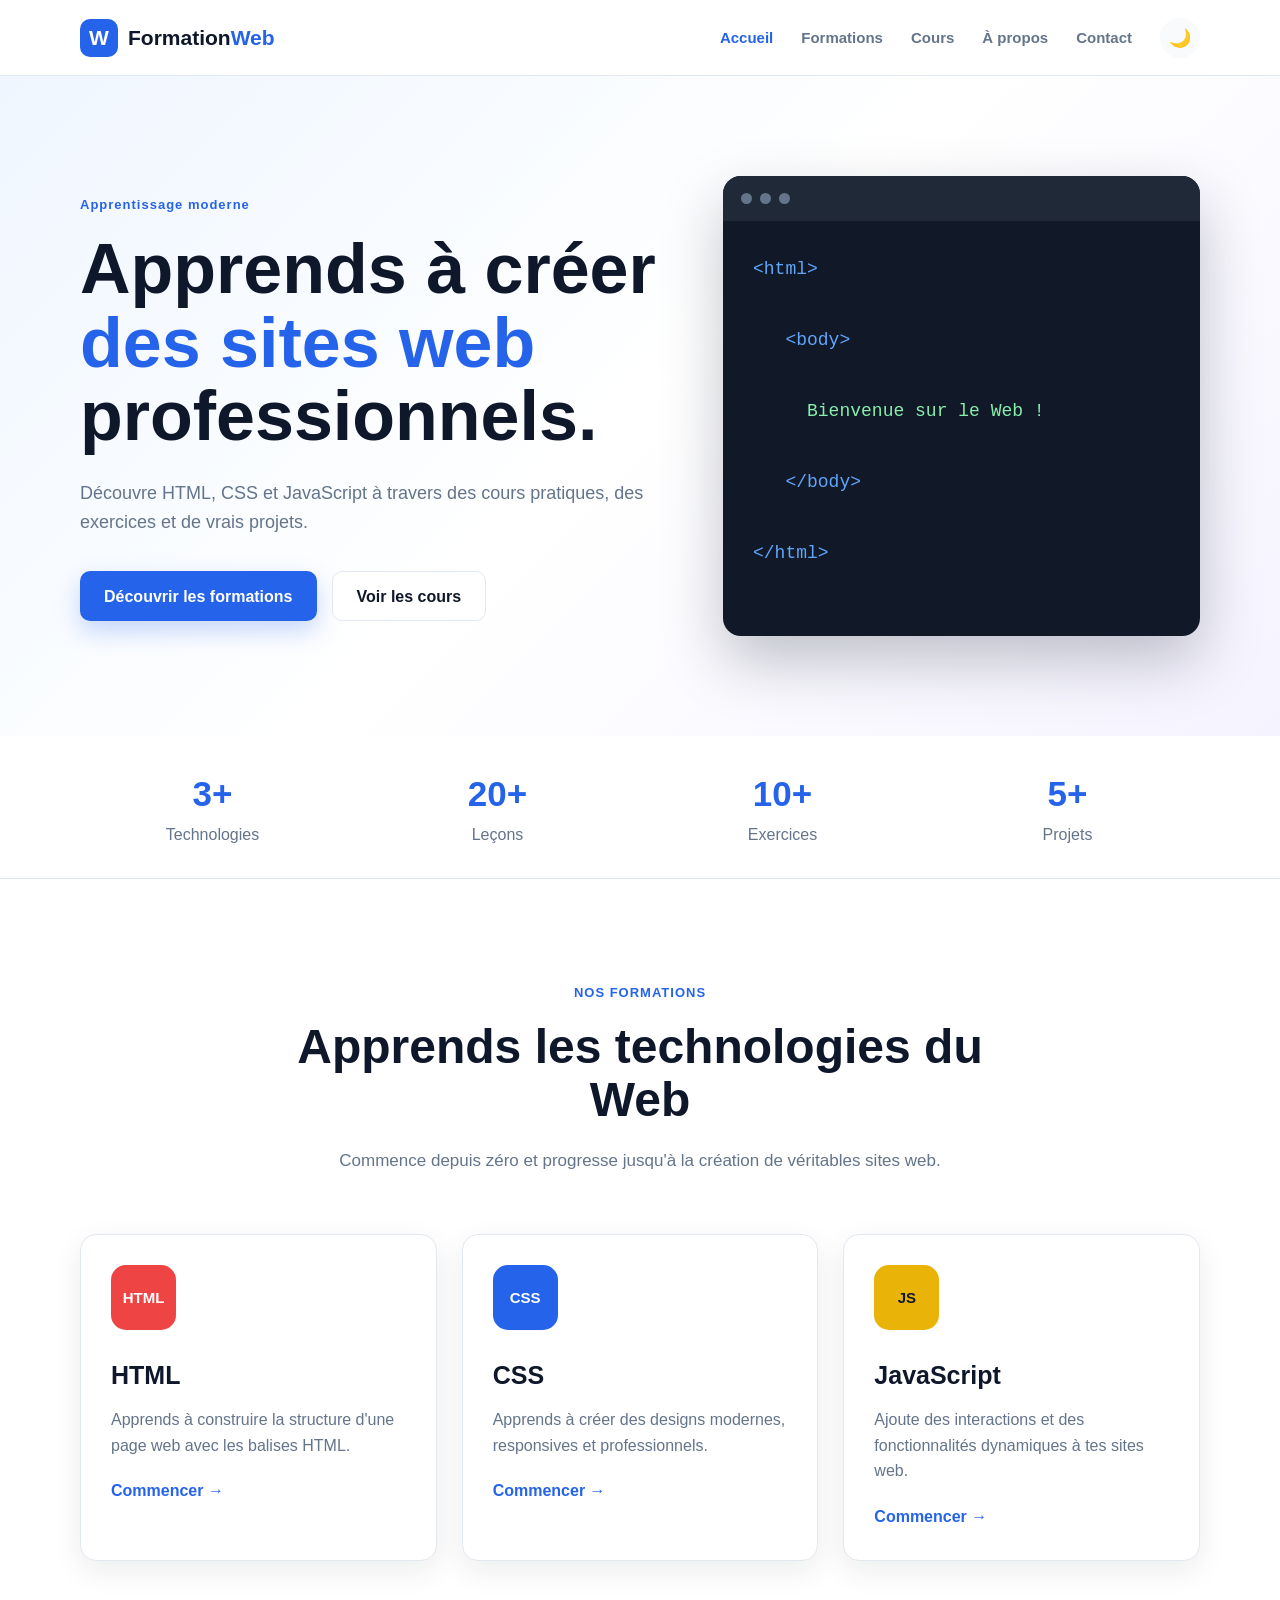
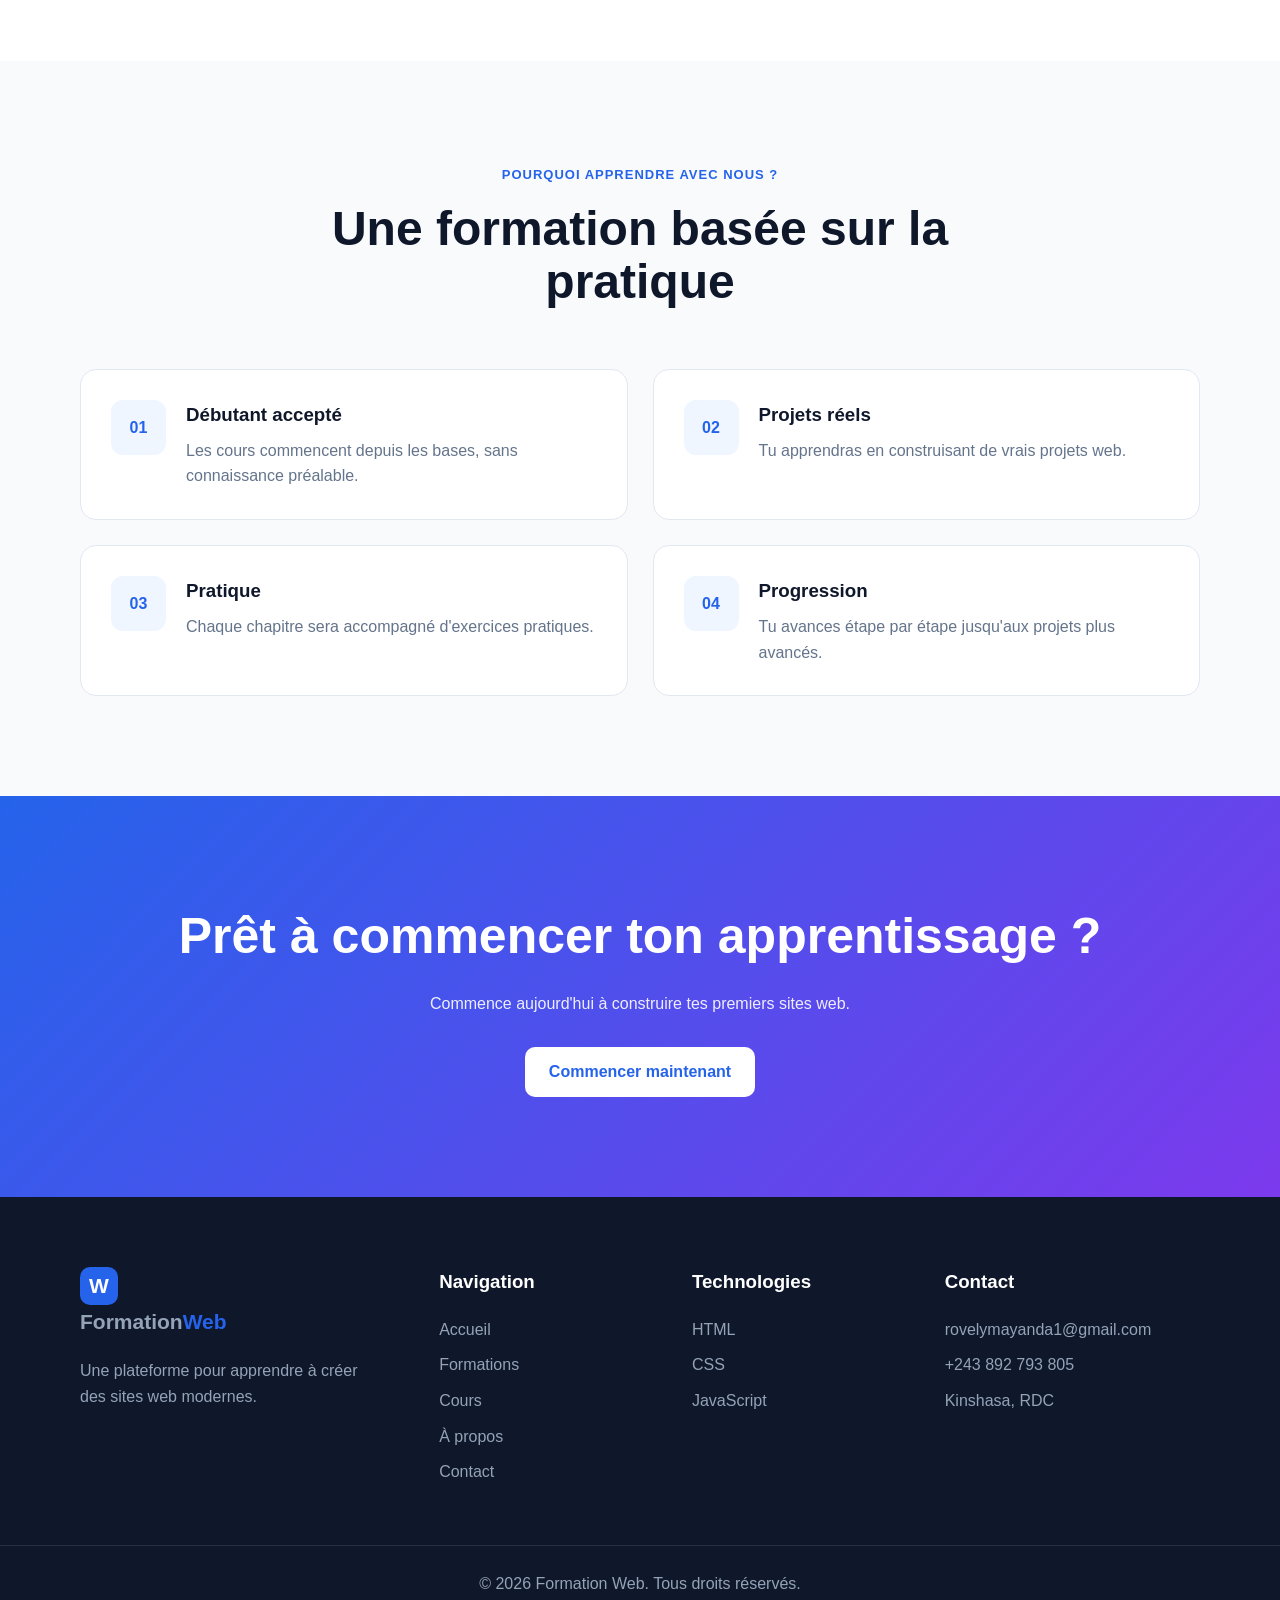
<file: index.html>
<!DOCTYPE html>
<html lang="fr">
<head>
    <meta charset="UTF-8">
    <meta name="viewport" content="width=device-width, initial-scale=1.0">

    <meta name="description" content="Plateforme de formation en HTML, CSS et JavaScript.">
    <meta name="author" content="Formation Web">

    <title>Formation Web | Accueil</title>

    <link rel="stylesheet" href="css/style.css">
    <link rel="stylesheet" href="css/responsive.css">
</head>

<body>

    <!-- ================= HEADER ================= -->
    <header class="header">
        <div class="container nav-container">

            <a href="index.html" class="logo">
                <span class="logo-icon">W</span>
                <span>Formation<span class="logo-highlight">Web</span></span>
            </a>

            <button class="menu-toggle" id="menuToggle" aria-label="Ouvrir le menu">
                ☰
            </button>

            <nav class="navbar" id="navbar">
                <a href="index.html" class="active">Accueil</a>
                <a href="pages/formations.html">Formations</a>
                <a href="pages/cours.html">Cours</a>
                <a href="pages/apropos.html">À propos</a>
                <a href="pages/contact.html">Contact</a>

                <button id="themeToggle" class="theme-button" title="Changer le thème">
                    🌙
                </button>
            </nav>

        </div>
    </header>


    <!-- ================= HERO ================= -->
    <main>

        <section class="hero">
            <div class="container hero-content">

                <div class="hero-text">

                    <span class="badge">
                         Apprentissage moderne
                    </span>

                    <h1>
                        Apprends à créer
                        <span>des sites web</span>
                        professionnels.
                    </h1>

                    <p>
                        Découvre HTML, CSS et JavaScript à travers
                        des cours pratiques, des exercices et de vrais projets.
                    </p>

                    <div class="hero-buttons">
                        <a href="pages/formations.html" class="btn btn-primary">
                            Découvrir les formations
                        </a>

                        <a href="pages/cours.html" class="btn btn-secondary">
                            Voir les cours
                        </a>
                    </div>

                </div>

                <div class="hero-card">

                    <div class="code-window">

                        <div class="window-top">
                            <span></span>
                            <span></span>
                            <span></span>
                        </div>

                        <div class="code-content">
                            <p><span class="code-blue">&lt;html&gt;</span></p>

                            <p>
                                &nbsp;&nbsp;
                                <span class="code-blue">&lt;body&gt;</span>
                            </p>

                            <p>
                                &nbsp;&nbsp;&nbsp;&nbsp;
                                <span class="code-green">
                                    Bienvenue sur le Web !
                                </span>
                            </p>

                            <p>
                                &nbsp;&nbsp;
                                <span class="code-blue">&lt;/body&gt;</span>
                            </p>

                            <p>
                                <span class="code-blue">&lt;/html&gt;</span>
                            </p>
                        </div>

                    </div>

                </div>

            </div>
        </section>


        <!-- ================= STATISTIQUES ================= -->

        <section class="stats">
            <div class="container stats-grid">

                <div class="stat-card">
                    <strong>3+</strong>
                    <span>Technologies</span>
                </div>

                <div class="stat-card">
                    <strong>20+</strong>
                    <span>Leçons</span>
                </div>

                <div class="stat-card">
                    <strong>10+</strong>
                    <span>Exercices</span>
                </div>

                <div class="stat-card">
                    <strong>5+</strong>
                    <span>Projets</span>
                </div>

            </div>
        </section>


        <!-- ================= FORMATIONS ================= -->

        <section class="section">
            <div class="container">

                <div class="section-heading">
                    <span class="section-label">NOS FORMATIONS</span>

                    <h2>
                        Apprends les technologies du Web
                    </h2>

                    <p>
                        Commence depuis zéro et progresse jusqu'à la création
                        de véritables sites web.
                    </p>
                </div>


                <div class="cards-grid">

                    <!-- HTML -->
                    <article class="course-card">

                        <div class="course-icon html-icon">
                            HTML
                        </div>

                        <h3>HTML</h3>

                        <p>
                            Apprends à construire la structure d'une page web
                            avec les balises HTML.
                        </p>

                        <a href="pages/cours.html" class="learn-more">
                            Commencer →
                        </a>

                    </article>


                    <!-- CSS -->
                    <article class="course-card">

                        <div class="course-icon css-icon">
                            CSS
                        </div>

                        <h3>CSS</h3>

                        <p>
                            Apprends à créer des designs modernes,
                            responsives et professionnels.
                        </p>

                        <a href="pages/cours.html" class="learn-more">
                            Commencer →
                        </a>

                    </article>


                    <!-- JS -->
                    <article class="course-card">

                        <div class="course-icon js-icon">
                            JS
                        </div>

                        <h3>JavaScript</h3>

                        <p>
                            Ajoute des interactions et des fonctionnalités
                            dynamiques à tes sites web.
                        </p>

                        <a href="pages/cours.html" class="learn-more">
                            Commencer →
                        </a>

                    </article>

                </div>

            </div>
        </section>


        <!-- ================= POURQUOI NOUS ================= -->

        <section class="section section-light">

            <div class="container">

                <div class="section-heading">
                    <span class="section-label">
                        POURQUOI APPRENDRE AVEC NOUS ?
                    </span>

                    <h2>
                        Une formation basée sur la pratique
                    </h2>
                </div>


                <div class="features-grid">

                    <div class="feature">
                        <div class="feature-number">01</div>

                        <div>
                            <h3>Débutant accepté</h3>

                            <p>
                                Les cours commencent depuis les bases,
                                sans connaissance préalable.
                            </p>
                        </div>
                    </div>


                    <div class="feature">
                        <div class="feature-number">02</div>

                        <div>
                            <h3>Projets réels</h3>

                            <p>
                                Tu apprendras en construisant de vrais
                                projets web.
                            </p>
                        </div>
                    </div>


                    <div class="feature">
                        <div class="feature-number">03</div>

                        <div>
                            <h3>Pratique</h3>

                            <p>
                                Chaque chapitre sera accompagné
                                d'exercices pratiques.
                            </p>
                        </div>
                    </div>


                    <div class="feature">
                        <div class="feature-number">04</div>

                        <div>
                            <h3>Progression</h3>

                            <p>
                                Tu avances étape par étape jusqu'aux
                                projets plus avancés.
                            </p>
                        </div>
                    </div>

                </div>

            </div>

        </section>


        <!-- ================= CTA ================= -->

        <section class="cta">

            <div class="container cta-content">

                <h2>
                    Prêt à commencer ton apprentissage ?
                </h2>

                <p>
                    Commence aujourd'hui à construire tes premiers sites web.
                </p>

                <a href="pages/formations.html" class="btn btn-white">
                    Commencer maintenant
                </a>

            </div>

        </section>

    </main>


    <!-- ================= FOOTER ================= -->

    <footer class="footer">

        <div class="container footer-grid">

            <div>
                <a href="index.html" class="logo footer-logo">
                    <span class="logo-icon">W</span>
                    <span>Formation<span class="logo-highlight">Web</span></span>
                </a>

                <p class="footer-description">
                    Une plateforme pour apprendre à créer
                    des sites web modernes.
                </p>
            </div>


            <div>
                <h3>Navigation</h3>

                <a href="index.html">Accueil</a>
                <a href="pages/formations.html">Formations</a>
                <a href="pages/cours.html">Cours</a>
                <a href="pages/apropos.html">À propos</a>
                <a href="pages/contact.html">Contact</a>
            </div>


            <div>
                <h3>Technologies</h3>

                <a href="pages/cours.html">HTML</a>
                <a href="pages/cours.html">CSS</a>
                <a href="pages/cours.html">JavaScript</a>
            </div>


            <div>
                <h3>Contact</h3>

                <p> rovelymayanda1@gmail.com</p>
                <p> +243 892 793 805</p>
                <p> Kinshasa, RDC</p>
            </div>

        </div>


        <div class="footer-bottom">

            <div class="container">

                <p>
                    © <span id="currentYear"></span>
                    Formation Web. Tous droits réservés.
                </p>

            </div>

        </div>

    </footer>


    <script src="js/script.js"></script>
    <script src="js/menu.js"></script>

</body>
</html>
</file>
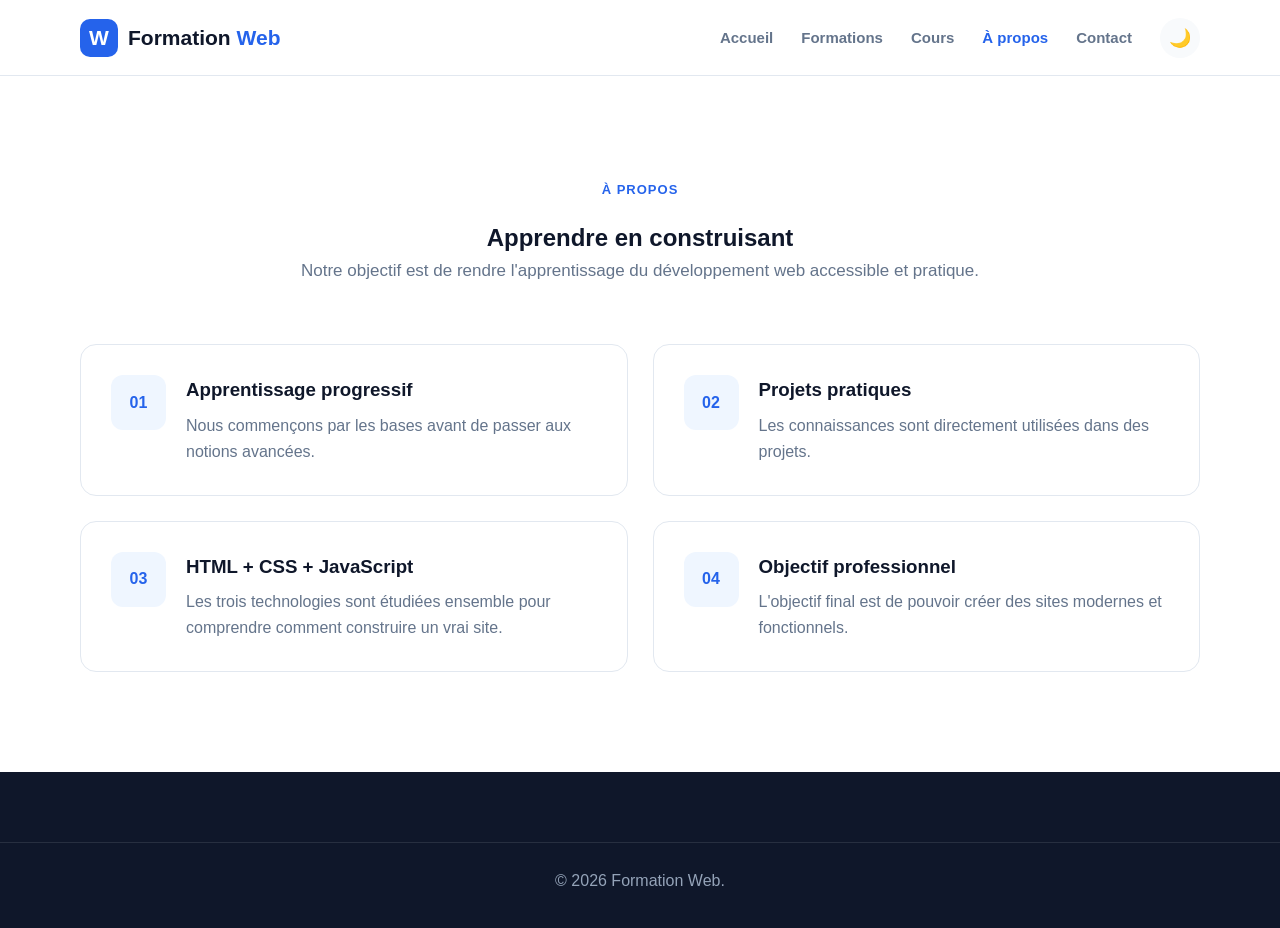
<file: pages/apropos.html>
<!DOCTYPE html>
<html lang="fr">

<head>

    <meta charset="UTF-8">

    <meta name="viewport"
          content="width=device-width, initial-scale=1.0">

    <title>À propos | Formation Web</title>

    <link rel="stylesheet" href="../css/style.css">
    <link rel="stylesheet" href="../css/responsive.css">

</head>

<body>

<header class="header">

    <div class="container nav-container">

        <a href="../index.html"
           class="logo">

            <span class="logo-icon">W</span>

            <span>
                Formation<span class="logo-highlight">
                    Web
                </span>
            </span>

        </a>


        <button class="menu-toggle"
                id="menuToggle">

            ☰

        </button>


        <nav class="navbar"
             id="navbar">

            <a href="../index.html">
                Accueil
            </a>

            <a href="formations.html">
                Formations
            </a>

            <a href="cours.html">
                Cours
            </a>

            <a href="apropos.html"
               class="active">

                À propos

            </a>

            <a href="contact.html">
                Contact
            </a>

            <button
                id="themeToggle"
                class="theme-button">

                🌙

            </button>

        </nav>

    </div>

</header>


<main>

<section class="section">

    <div class="container">

        <div class="section-heading">

            <span class="section-label">
                À PROPOS
            </span>

            <h1>
                Apprendre en construisant
            </h1>

            <p>
                Notre objectif est de rendre
                l'apprentissage du développement
                web accessible et pratique.
            </p>

        </div>


        <div class="features-grid">


            <div class="feature">

                <div class="feature-number">
                    01
                </div>

                <div>

                    <h3>
                        Apprentissage progressif
                    </h3>

                    <p>
                        Nous commençons par les bases
                        avant de passer aux notions
                        avancées.
                    </p>

                </div>

            </div>


            <div class="feature">

                <div class="feature-number">
                    02
                </div>

                <div>

                    <h3>
                        Projets pratiques
                    </h3>

                    <p>
                        Les connaissances sont directement
                        utilisées dans des projets.
                    </p>

                </div>

            </div>


            <div class="feature">

                <div class="feature-number">
                    03
                </div>

                <div>

                    <h3>
                        HTML + CSS + JavaScript
                    </h3>

                    <p>
                        Les trois technologies sont
                        étudiées ensemble pour comprendre
                        comment construire un vrai site.
                    </p>

                </div>

            </div>


            <div class="feature">

                <div class="feature-number">
                    04
                </div>

                <div>

                    <h3>
                        Objectif professionnel
                    </h3>

                    <p>
                        L'objectif final est de pouvoir
                        créer des sites modernes et
                        fonctionnels.
                    </p>

                </div>

            </div>


        </div>

    </div>

</section>

</main>


<footer class="footer">

    <div class="footer-bottom">

        <div class="container">

            <p>
                © <span id="currentYear"></span>
                Formation Web.
            </p>

        </div>

    </div>

</footer>


<script src="../js/script.js"></script>
<script src="../js/menu.js"></script>

</body>

</html>
</file>
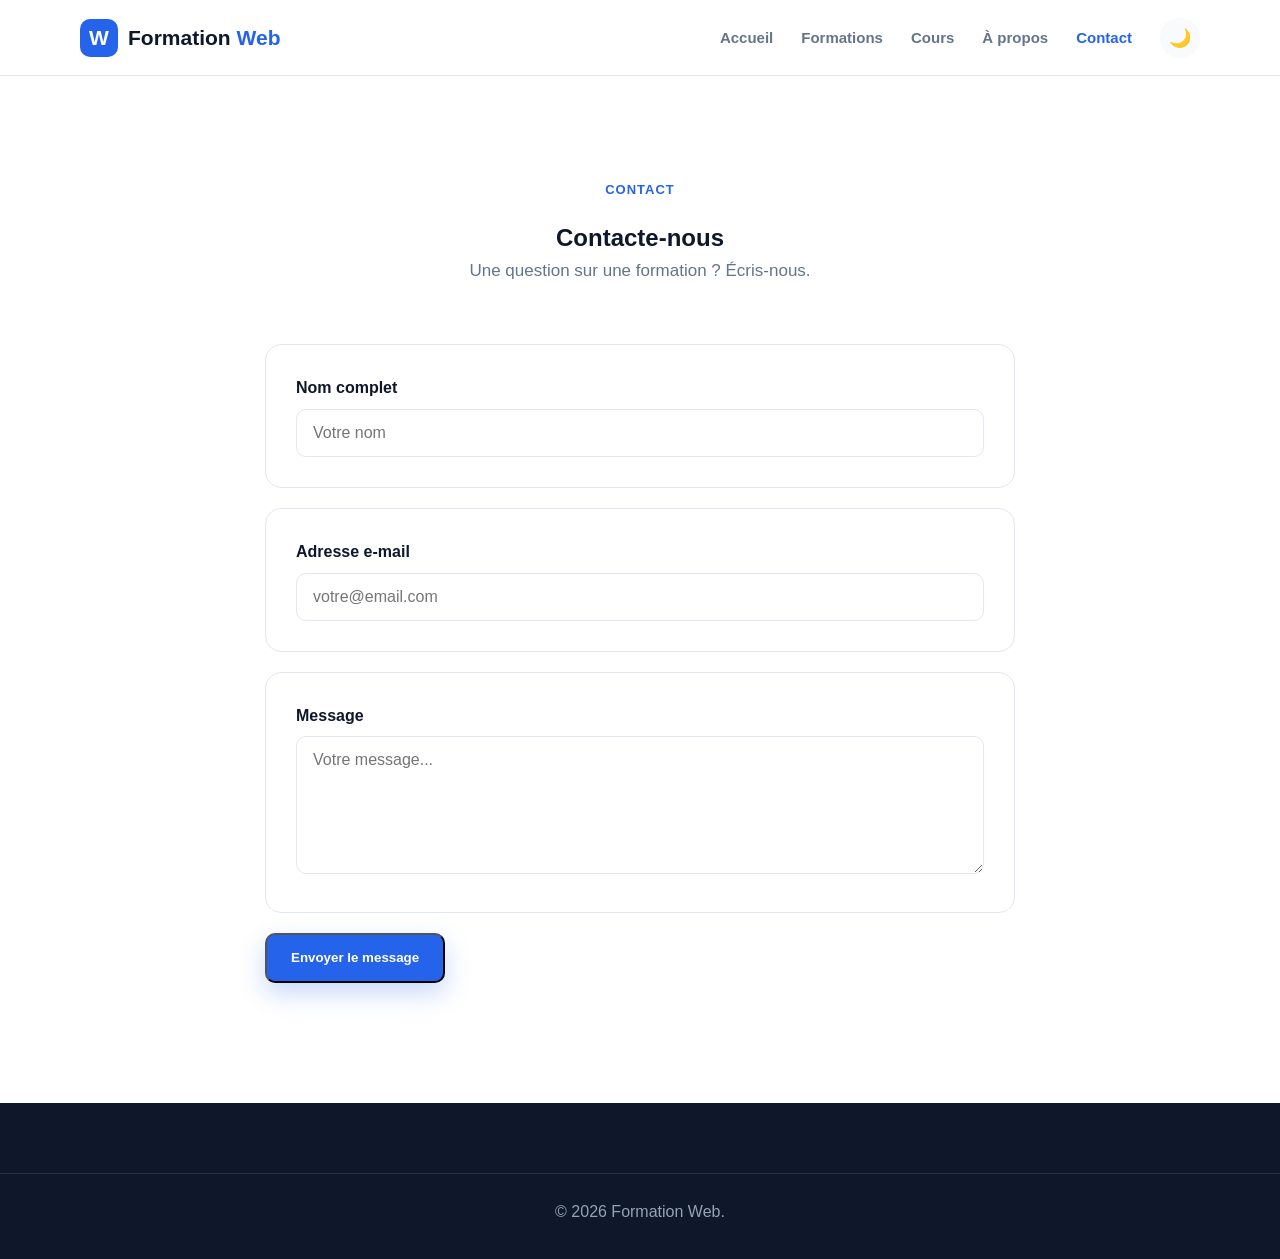
<file: pages/contact.html>
<!DOCTYPE html>
<html lang="fr">

<head>

    <meta charset="UTF-8">

    <meta name="viewport"
          content="width=device-width, initial-scale=1.0">

    <title>Contact | Formation Web</title>

    <link rel="stylesheet" href="../css/style.css">
    <link rel="stylesheet" href="../css/responsive.css">

</head>

<body>

<header class="header">

    <div class="container nav-container">

        <a href="../index.html"
           class="logo">

            <span class="logo-icon">
                W
            </span>

            <span>
                Formation<span class="logo-highlight">
                    Web
                </span>
            </span>

        </a>


        <button class="menu-toggle"
                id="menuToggle">

            ☰

        </button>


        <nav class="navbar"
             id="navbar">

            <a href="../index.html">
                Accueil
            </a>

            <a href="formations.html">
                Formations
            </a>

            <a href="cours.html">
                Cours
            </a>

            <a href="apropos.html">
                À propos
            </a>

            <a href="contact.html"
               class="active">

                Contact

            </a>

            <button
                id="themeToggle"
                class="theme-button">

                🌙

            </button>

        </nav>

    </div>

</header>


<main>

<section class="section">

    <div class="container">

        <div class="section-heading">

            <span class="section-label">
                CONTACT
            </span>

            <h1>
                Contacte-nous
            </h1>

            <p>
                Une question sur une formation ?
                Écris-nous.
            </p>

        </div>


        <form class="contact-form"
              id="contactForm">

            <div class="feature">

                <div>

                    <label for="name">
                        Nom complet
                    </label>

                    <input
                        type="text"
                        id="name"
                        name="name"
                        placeholder="Votre nom"
                        required
                    >

                </div>

            </div>


            <div class="feature">

                <div>

                    <label for="email">
                        Adresse e-mail
                    </label>

                    <input
                        type="email"
                        id="email"
                        name="email"
                        placeholder="votre@email.com"
                        required
                    >

                </div>

            </div>


            <div class="feature">

                <div>

                    <label for="message">
                        Message
                    </label>

                    <textarea
                        id="message"
                        name="message"
                        rows="6"
                        placeholder="Votre message..."
                        required
                    ></textarea>

                </div>

            </div>


            <button
                type="submit"
                class="btn btn-primary">

                Envoyer le message

            </button>


            <p id="formMessage"></p>

        </form>

    </div>

</section>

</main>


<footer class="footer">

    <div class="footer-bottom">

        <div class="container">

            <p>
                © <span id="currentYear"></span>
                Formation Web.
            </p>

        </div>

    </div>

</footer>


<script src="../js/script.js"></script>
<script src="../js/menu.js"></script>

</body>

</html>
</file>
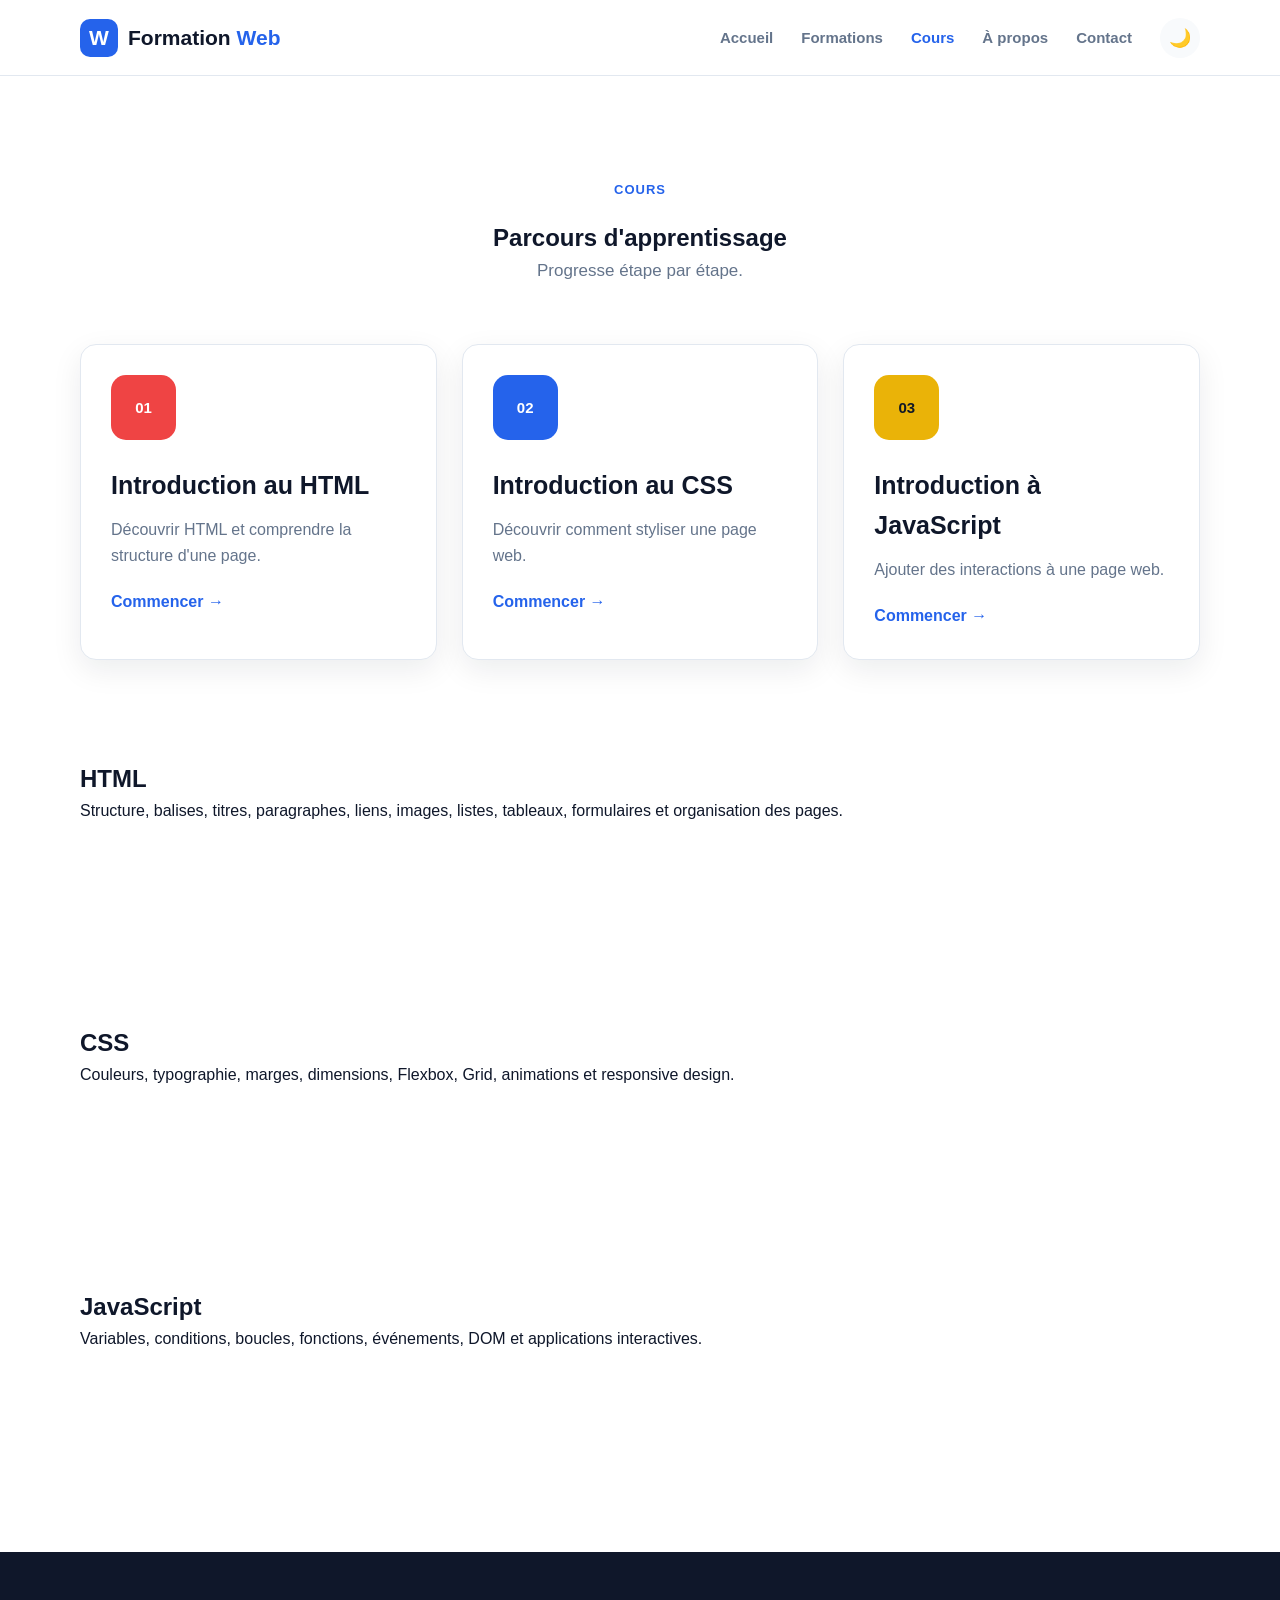
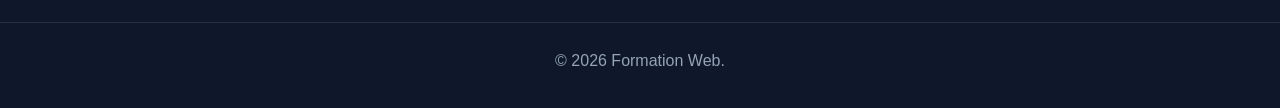
<file: pages/cours.html>
<!DOCTYPE html>
<html lang="fr">

<head>

    <meta charset="UTF-8">

    <meta name="viewport"
          content="width=device-width, initial-scale=1.0">

    <title>Cours | Formation Web</title>

    <link rel="stylesheet" href="../css/style.css">
    <link rel="stylesheet" href="../css/responsive.css">

</head>

<body>

<header class="header">

    <div class="container nav-container">

        <a href="../index.html"
           class="logo">

            <span class="logo-icon">
                W
            </span>

            <span>
                Formation<span class="logo-highlight">
                    Web
                </span>
            </span>

        </a>


        <button class="menu-toggle"
                id="menuToggle">

            ☰

        </button>


        <nav class="navbar" id="navbar">

            <a href="../index.html">
                Accueil
            </a>

            <a href="formations.html">
                Formations
            </a>

            <a href="cours.html"
               class="active">

                Cours

            </a>

            <a href="apropos.html">
                À propos
            </a>

            <a href="contact.html">
                Contact
            </a>

            <button
                id="themeToggle"
                class="theme-button">

                🌙

            </button>

        </nav>

    </div>

</header>


<main>

<section class="section">

    <div class="container">

        <div class="section-heading">

            <span class="section-label">
                COURS
            </span>

            <h1>
                Parcours d'apprentissage
            </h1>

            <p>
                Progresse étape par étape.
            </p>

        </div>


        <div class="cards-grid">


            <article class="course-card">

                <div class="course-icon html-icon">
                    01
                </div>

                <h3>
                    Introduction au HTML
                </h3>

                <p>
                    Découvrir HTML et comprendre
                    la structure d'une page.
                </p>

                <a href="#html"
                   class="learn-more">

                    Commencer →

                </a>

            </article>


            <article class="course-card">

                <div class="course-icon css-icon">
                    02
                </div>

                <h3>
                    Introduction au CSS
                </h3>

                <p>
                    Découvrir comment styliser
                    une page web.
                </p>

                <a href="#css"
                   class="learn-more">

                    Commencer →

                </a>

            </article>


            <article class="course-card">

                <div class="course-icon js-icon">
                    03
                </div>

                <h3>
                    Introduction à JavaScript
                </h3>

                <p>
                    Ajouter des interactions
                    à une page web.
                </p>

                <a href="#javascript"
                   class="learn-more">

                    Commencer →

                </a>

            </article>

        </div>


        <div id="html"
             class="section">

            <h2>
                 HTML
            </h2>

            <p>
                Structure, balises, titres, paragraphes,
                liens, images, listes, tableaux,
                formulaires et organisation des pages.
            </p>

        </div>


        <div id="css"
             class="section">

            <h2>
                 CSS
            </h2>

            <p>
                Couleurs, typographie, marges,
                dimensions, Flexbox, Grid,
                animations et responsive design.
            </p>

        </div>


        <div id="javascript"
             class="section">

            <h2>
                 JavaScript
            </h2>

            <p>
                Variables, conditions, boucles,
                fonctions, événements, DOM
                et applications interactives.
            </p>

        </div>

    </div>

</section>

</main>


<footer class="footer">

    <div class="footer-bottom">

        <div class="container">

            <p>
                © <span id="currentYear"></span>
                Formation Web.
            </p>

        </div>

    </div>

</footer>


<script src="../js/script.js"></script>
<script src="../js/menu.js"></script>

</body>

</html>
</file>
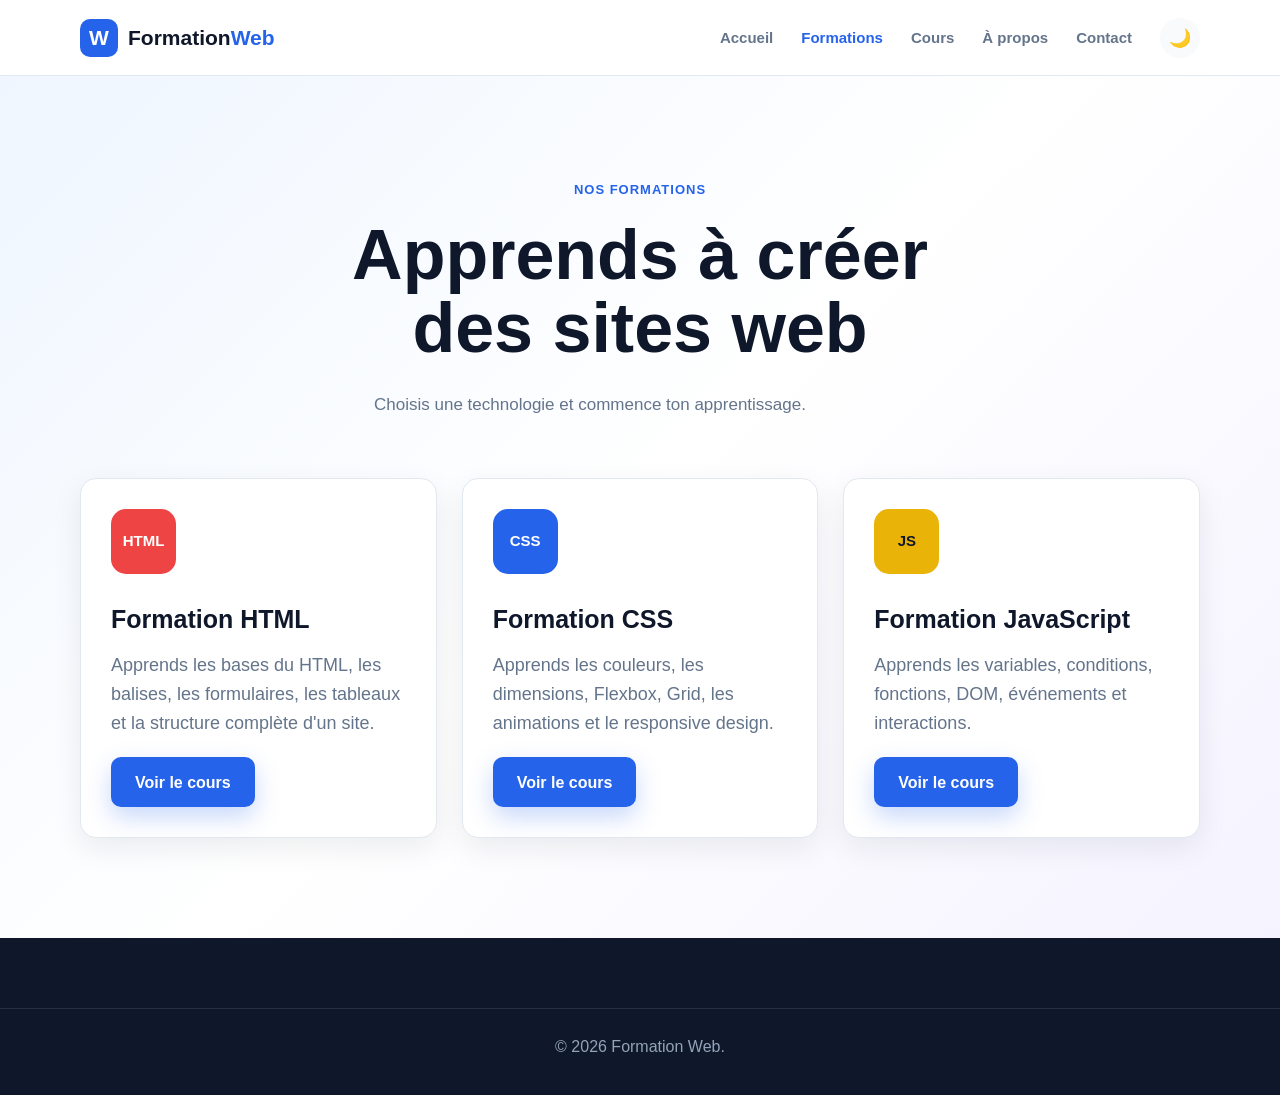
<file: pages/formations.html>
<!DOCTYPE html>
<html lang="fr">

<head>

    <meta charset="UTF-8">

    <meta name="viewport"
          content="width=device-width, initial-scale=1.0">

    <title>Nos formations | Formation Web</title>

    <link rel="stylesheet" href="../css/style.css">
    <link rel="stylesheet" href="../css/responsive.css">

</head>

<body>

<header class="header">

    <div class="container nav-container">

        <a href="../index.html" class="logo">

            <span class="logo-icon">W</span>

            <span>
                Formation<span class="logo-highlight">Web</span>
            </span>

        </a>


        <button class="menu-toggle"
                id="menuToggle">

            ☰

        </button>


        <nav class="navbar" id="navbar">

            <a href="../index.html">
                Accueil
            </a>

            <a href="formations.html"
               class="active">

                Formations

            </a>

            <a href="cours.html">
                Cours
            </a>

            <a href="apropos.html">
                À propos
            </a>

            <a href="contact.html">
                Contact
            </a>

            <button
                id="themeToggle"
                class="theme-button">

                🌙

            </button>

        </nav>

    </div>

</header>


<main>

<section class="hero">

    <div class="container">

        <div class="section-heading">

            <span class="section-label">
                NOS FORMATIONS
            </span>

            <h1>
                Apprends à créer des sites web
            </h1>

            <p>
                Choisis une technologie et commence
                ton apprentissage.
            </p>

        </div>


        <div class="cards-grid">


            <article class="course-card">

                <div class="course-icon html-icon">
                    HTML
                </div>

                <h3>
                    Formation HTML
                </h3>

                <p>
                    Apprends les bases du HTML,
                    les balises, les formulaires,
                    les tableaux et la structure
                    complète d'un site.
                </p>

                <a href="cours.html"
                   class="btn btn-primary">

                    Voir le cours

                </a>

            </article>


            <article class="course-card">

                <div class="course-icon css-icon">
                    CSS
                </div>

                <h3>
                    Formation CSS
                </h3>

                <p>
                    Apprends les couleurs,
                    les dimensions, Flexbox,
                    Grid, les animations et
                    le responsive design.
                </p>

                <a href="cours.html"
                   class="btn btn-primary">

                    Voir le cours

                </a>

            </article>


            <article class="course-card">

                <div class="course-icon js-icon">
                    JS
                </div>

                <h3>
                    Formation JavaScript
                </h3>

                <p>
                    Apprends les variables,
                    conditions, fonctions,
                    DOM, événements et
                    interactions.
                </p>

                <a href="cours.html"
                   class="btn btn-primary">

                    Voir le cours

                </a>

            </article>


        </div>

    </div>

</section>

</main>


<footer class="footer">

    <div class="footer-bottom">

        <div class="container">

            <p>
                © <span id="currentYear"></span>
                Formation Web.
            </p>

        </div>

    </div>

</footer>


<script src="../js/script.js"></script>
<script src="../js/menu.js"></script>

</body>

</html>
</file>
<file: css/style.css>
/* =========================================
   VARIABLES
========================================= */

:root {
    --primary: #2563eb;
    --primary-dark: #1d4ed8;

    --secondary: #7c3aed;

    --background: #ffffff;
    --background-light: #f8fafc;

    --text: #0f172a;
    --text-light: #64748b;

    --border: #e2e8f0;

    --white: #ffffff;
    --black: #000000;

    --radius: 16px;

    --shadow:
        0 10px 30px rgba(15, 23, 42, 0.08);

    --transition: 0.3s ease;
}


/* =========================================
   RESET
========================================= */

* {
    margin: 0;
    padding: 0;
    box-sizing: border-box;
}


html {
    scroll-behavior: smooth;
}


body {
    font-family:
        Arial,
        Helvetica,
        sans-serif;

    background: var(--background);
    color: var(--text);

    line-height: 1.6;

    transition:
        background var(--transition),
        color var(--transition);
}


a {
    text-decoration: none;
    color: inherit;
}


img {
    max-width: 100%;
    display: block;
}


/* =========================================
   CONTAINER
========================================= */

.container {
    width: min(1120px, 92%);
    margin: 0 auto;
}


/* =========================================
   HEADER
========================================= */

.header {
    position: sticky;
    top: 0;

    z-index: 1000;

    background: rgba(255, 255, 255, 0.95);

    backdrop-filter: blur(10px);

    border-bottom: 1px solid var(--border);
}


.nav-container {
    min-height: 75px;

    display: flex;
    align-items: center;
    justify-content: space-between;
}


.logo {
    display: flex;
    align-items: center;
    gap: 10px;

    font-size: 21px;
    font-weight: 800;
}


.logo-icon {
    width: 38px;
    height: 38px;

    display: flex;
    align-items: center;
    justify-content: center;

    border-radius: 10px;

    background: var(--primary);
    color: white;

    font-weight: 900;
}


.logo-highlight {
    color: var(--primary);
}


.navbar {
    display: flex;
    align-items: center;
    gap: 28px;
}


.navbar a {
    color: var(--text-light);

    font-size: 15px;
    font-weight: 600;

    transition: var(--transition);
}


.navbar a:hover,
.navbar a.active {
    color: var(--primary);
}


.theme-button {
    border: none;

    width: 40px;
    height: 40px;

    border-radius: 50%;

    background: var(--background-light);

    cursor: pointer;

    font-size: 18px;
}


.menu-toggle {
    display: none;

    border: none;

    background: transparent;

    cursor: pointer;

    font-size: 27px;
}


/* =========================================
   HERO
========================================= */

.hero {
    padding: 100px 0;

    background:
        linear-gradient(
            135deg,
            #eff6ff 0%,
            #ffffff 50%,
            #f5f3ff 100%
        );
}


.hero-content {
    display: grid;

    grid-template-columns:
        1.1fr
        0.9fr;

    gap: 60px;

    align-items: center;
}


.badge,
.section-label {
    display: inline-block;

    color: var(--primary);

    font-size: 13px;
    font-weight: 800;

    letter-spacing: 1px;

    margin-bottom: 18px;
}


.hero h1 {
    font-size: clamp(42px, 6vw, 70px);

    line-height: 1.05;

    margin-bottom: 25px;
}


.hero h1 span {
    color: var(--primary);
}


.hero p {
    max-width: 600px;

    color: var(--text-light);

    font-size: 18px;

    margin-bottom: 35px;
}


.hero-buttons {
    display: flex;

    gap: 15px;

    flex-wrap: wrap;
}


/* =========================================
   BUTTONS
========================================= */

.btn {
    display: inline-flex;

    align-items: center;
    justify-content: center;

    min-height: 50px;

    padding: 0 24px;

    border-radius: 10px;

    font-weight: 700;

    transition:
        transform var(--transition),
        background var(--transition),
        box-shadow var(--transition);
}


.btn:hover {
    transform: translateY(-3px);
}


.btn-primary {
    background: var(--primary);
    color: white;

    box-shadow:
        0 10px 25px rgba(37, 99, 235, 0.25);
}


.btn-primary:hover {
    background: var(--primary-dark);
}


.btn-secondary {
    background: white;

    border: 1px solid var(--border);

    color: var(--text);
}


.btn-white {
    background: white;
    color: var(--primary);
}


/* =========================================
   CODE CARD
========================================= */

.hero-card {
    display: flex;

    justify-content: center;
}


.code-window {
    width: 100%;
    max-width: 500px;

    background: #111827;

    border-radius: 18px;

    overflow: hidden;

    box-shadow:
        0 25px 60px rgba(15, 23, 42, 0.25);
}


.window-top {
    height: 45px;

    display: flex;
    align-items: center;

    gap: 8px;

    padding: 0 18px;

    background: #1f2937;
}


.window-top span {
    width: 11px;
    height: 11px;

    border-radius: 50%;

    background: #64748b;
}


.code-content {
    padding: 30px;

    color: #dbeafe;

    font-family:
        "Courier New",
        monospace;

    font-size: 16px;

    line-height: 2;
}


.code-blue {
    color: #60a5fa;
}


.code-green {
    color: #86efac;
}


/* =========================================
   STATS
========================================= */

.stats {
    padding: 30px 0;

    border-bottom: 1px solid var(--border);
}


.stats-grid {
    display: grid;

    grid-template-columns:
        repeat(4, 1fr);

    gap: 20px;
}


.stat-card {
    text-align: center;
}


.stat-card strong {
    display: block;

    color: var(--primary);

    font-size: 35px;
}


.stat-card span {
    color: var(--text-light);
}


/* =========================================
   SECTIONS
========================================= */

.section {
    padding: 100px 0;
}


.section-light {
    background: var(--background-light);
}


.section-heading {
    max-width: 700px;

    margin:
        0 auto 60px;

    text-align: center;
}


.section-heading h2 {
    font-size: clamp(32px, 5vw, 48px);

    line-height: 1.1;

    margin-bottom: 20px;
}


.section-heading p {
    color: var(--text-light);

    font-size: 17px;
}


/* =========================================
   COURSE CARDS
========================================= */

.cards-grid {
    display: grid;

    grid-template-columns:
        repeat(3, 1fr);

    gap: 25px;
}


.course-card {
    padding: 30px;

    background: white;

    border:
        1px solid var(--border);

    border-radius: var(--radius);

    box-shadow: var(--shadow);

    transition:
        transform var(--transition),
        box-shadow var(--transition);
}


.course-card:hover {
    transform: translateY(-8px);

    box-shadow:
        0 20px 40px rgba(15, 23, 42, 0.12);
}


.course-icon {
    width: 65px;
    height: 65px;

    display: flex;
    align-items: center;
    justify-content: center;

    margin-bottom: 25px;

    border-radius: 15px;

    color: white;

    font-weight: 900;

    font-size: 15px;
}


.html-icon {
    background: #ef4444;
}


.css-icon {
    background: #2563eb;
}


.js-icon {
    background: #eab308;
    color: #111827;
}


.course-card h3 {
    font-size: 25px;

    margin-bottom: 12px;
}


.course-card p {
    color: var(--text-light);

    margin-bottom: 20px;
}


.learn-more {
    color: var(--primary);

    font-weight: 700;
}


/* =========================================
   FEATURES
========================================= */

.features-grid {
    display: grid;

    grid-template-columns:
        repeat(2, 1fr);

    gap: 25px;
}


.feature {
    display: flex;

    gap: 20px;

    padding: 30px;

    background: white;

    border:
        1px solid var(--border);

    border-radius: var(--radius);
}


.feature-number {
    min-width: 55px;
    height: 55px;

    display: flex;
    align-items: center;
    justify-content: center;

    border-radius: 12px;

    background: #eff6ff;

    color: var(--primary);

    font-weight: 800;
}


.feature h3 {
    margin-bottom: 8px;
}


.feature p {
    color: var(--text-light);
}


/* =========================================
   CTA
========================================= */

.cta {
    padding: 100px 0;

    background:
        linear-gradient(
            135deg,
            var(--primary),
            var(--secondary)
        );

    color: white;
}


.cta-content {
    text-align: center;
}


.cta h2 {
    font-size: clamp(32px, 5vw, 50px);

    margin-bottom: 15px;
}


.cta p {
    margin-bottom: 30px;

    opacity: 0.9;
}


/* =========================================
   FOOTER
========================================= */

.footer {
    padding-top: 70px;

    background: #0f172a;

    color: white;
}


.footer-grid {
    display: grid;

    grid-template-columns:
        1.5fr
        1fr
        1fr
        1.2fr;

    gap: 40px;

    padding-bottom: 50px;
}


.footer h3 {
    margin-bottom: 20px;
}


.footer a,
.footer p {
    display: block;

    margin-bottom: 10px;

    color: #94a3b8;
}


.footer a:hover {
    color: white;
}


.footer-description {
    max-width: 300px;

    margin-top: 20px;
}


.footer-logo {
    color: white;
}


.footer-bottom {
    padding: 25px 0;

    border-top: 1px solid
        rgba(255, 255, 255, 0.1);

    text-align: center;
}


/* =========================================
   DARK MODE
========================================= */

body.dark {
    --background: #0f172a;
    --background-light: #111827;

    --text: #f8fafc;
    --text-light: #94a3b8;

    --border: #1e293b;
}


body.dark .header {
    background: rgba(15, 23, 42, 0.95);
}


body.dark .hero {
    background:
        linear-gradient(
            135deg,
            #0f172a,
            #111827,
            #1e1b4b
        );
}


body.dark .course-card,
body.dark .feature,
body.dark .btn-secondary {
    background: #111827;
}


body.dark .theme-button {
    background: #1e293b;
}
/* =========================================
   FORMULAIRE
========================================= */

.contact-form {
    max-width: 750px;
    margin: 0 auto;
}


.contact-form .feature {
    margin-bottom: 20px;

    display: block;
}


.contact-form label {
    display: block;

    margin-bottom: 8px;

    font-weight: 700;
}


.contact-form input,
.contact-form textarea {
    width: 100%;

    padding: 14px 16px;

    border: 1px solid var(--border);

    border-radius: 10px;

    background: var(--background);

    color: var(--text);

    font-family: inherit;

    font-size: 16px;

    outline: none;

    transition: var(--transition);
}


.contact-form input:focus,
.contact-form textarea:focus {
    border-color: var(--primary);

    box-shadow:
        0 0 0 3px
        rgba(37, 99, 235, 0.1);
}


#formMessage {
    margin-top: 20px;

    font-weight: 700;
}
</file>
<file: css/responsive.css>
/* =========================================
   TABLETTE
========================================= */

@media (max-width: 900px) {

    .navbar {
        gap: 15px;
    }

    .hero-content {
        grid-template-columns: 1fr;
        text-align: center;
    }

    .hero-text p {
        margin-left: auto;
        margin-right: auto;
    }

    .hero-buttons {
        justify-content: center;
    }

    .hero-card {
        margin-top: 20px;
    }

    .cards-grid {
        grid-template-columns: 1fr 1fr;
    }

    .footer-grid {
        grid-template-columns: 1fr 1fr;
    }
}


/* =========================================
   MOBILE
========================================= */

@media (max-width: 700px) {

    .menu-toggle {
        display: block;
    }

    .navbar {
        position: absolute;

        top: 75px;
        left: 0;
        right: 0;

        display: none;

        flex-direction: column;
        align-items: stretch;

        gap: 0;

        padding: 15px;

        background: white;

        border-bottom: 1px solid var(--border);
    }

    .navbar.show {
        display: flex;
    }

    .navbar a {
        padding: 14px 10px;
    }

    .theme-button {
        margin:
            10px auto;
    }


    .hero {
        padding: 70px 0;
    }


    .hero h1 {
        font-size: 45px;
    }


    .stats-grid {
        grid-template-columns: 1fr 1fr;
    }


    .cards-grid {
        grid-template-columns: 1fr;
    }


    .features-grid {
        grid-template-columns: 1fr;
    }


    .footer-grid {
        grid-template-columns: 1fr;
    }


    .section {
        padding: 75px 0;
    }
}


/* =========================================
   PETIT MOBILE
========================================= */

@media (max-width: 450px) {

    .hero h1 {
        font-size: 38px;
    }


    .hero-buttons {
        flex-direction: column;
    }


    .btn {
        width: 100%;
    }


    .stats-grid {
        grid-template-columns: 1fr;
    }


    .code-content {
        padding: 20px;

        font-size: 13px;
    }
}
</file>
